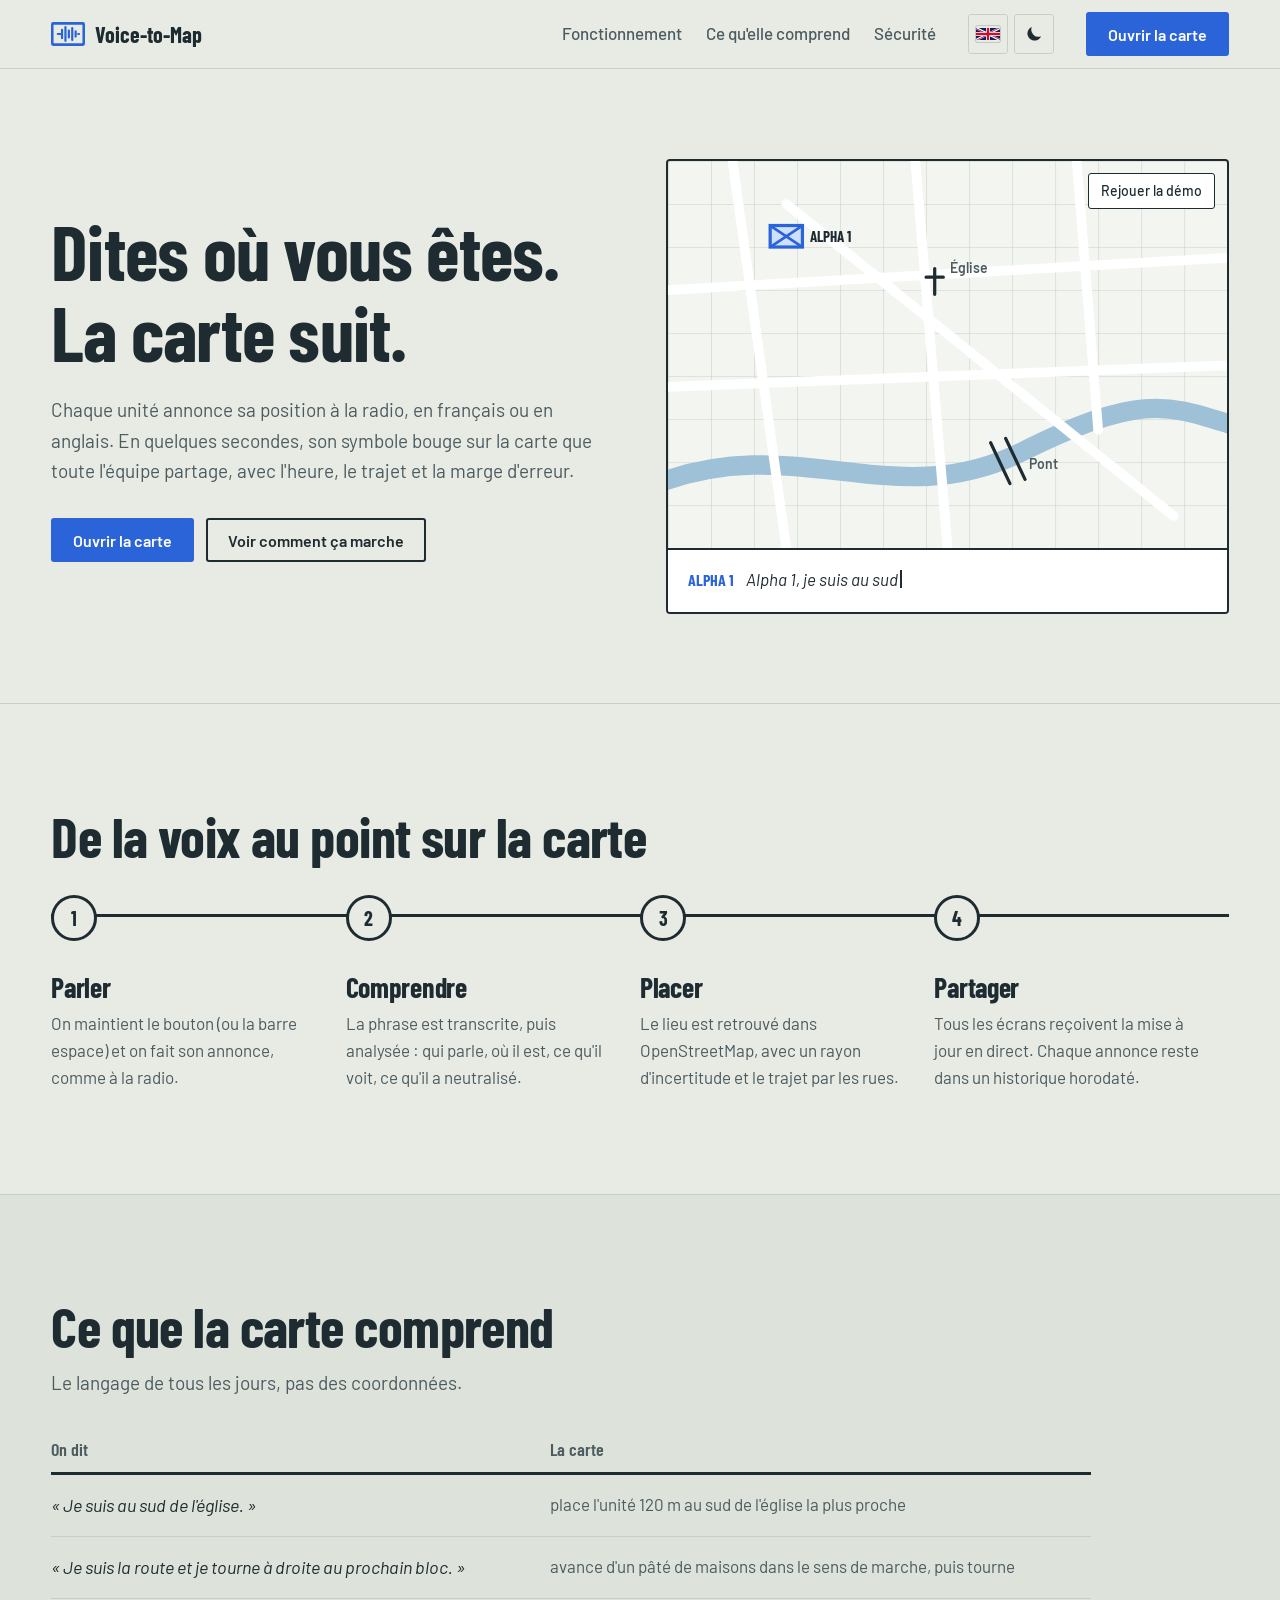
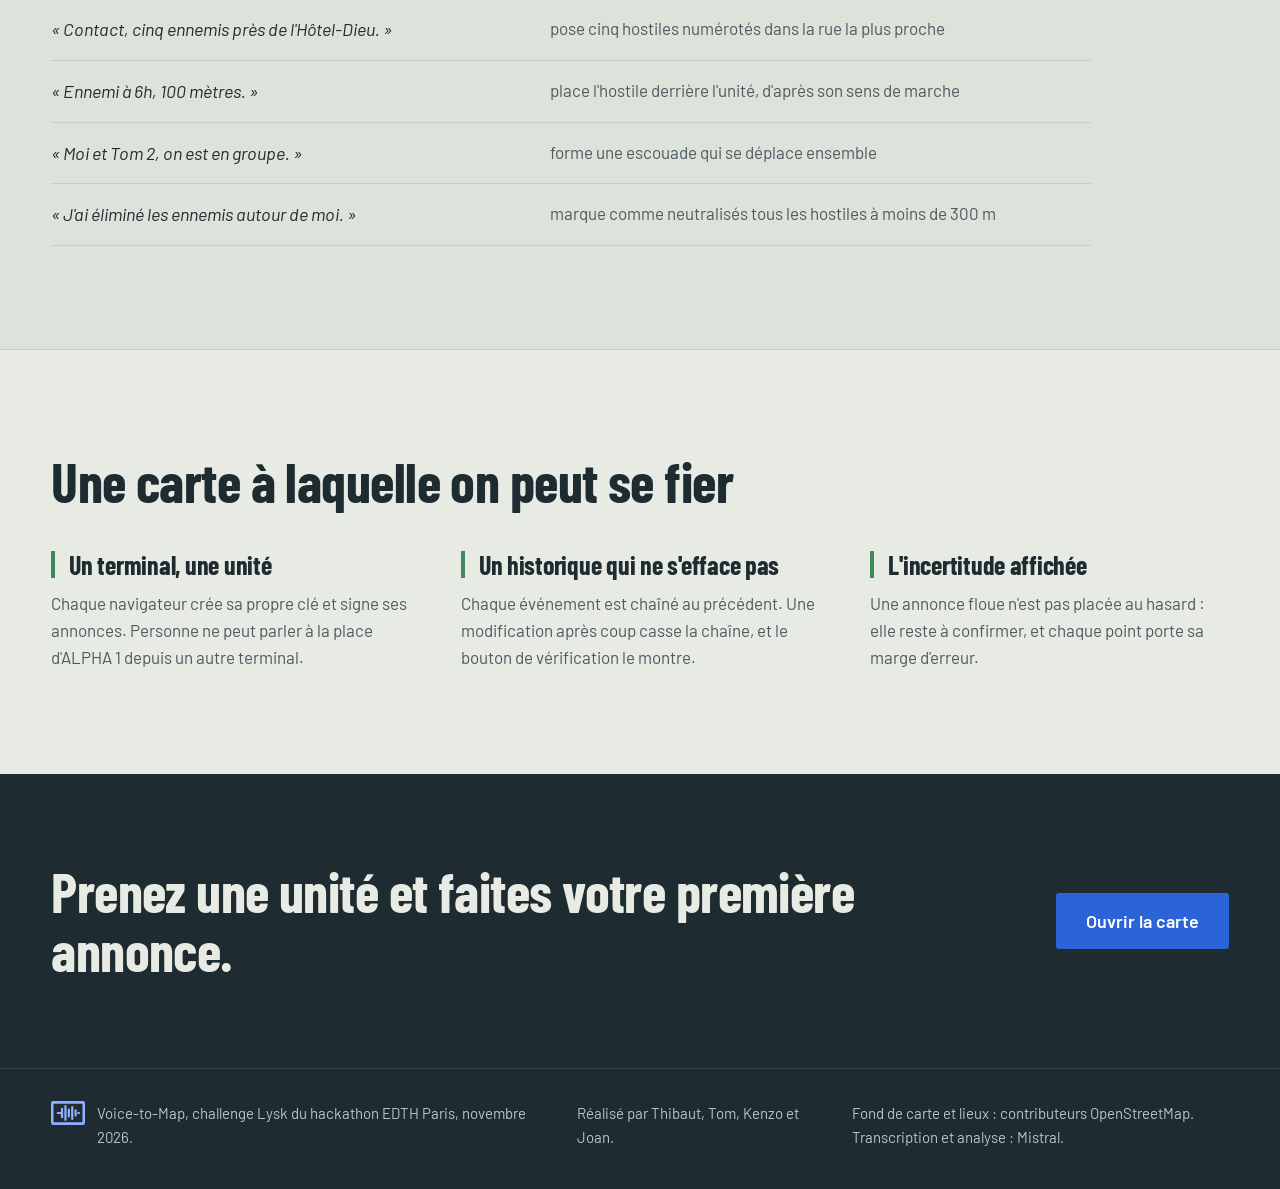
<file: frontend/index.html>
<!doctype html>
<html lang="fr">
<head>
  <meta charset="utf-8">
  <meta name="viewport" content="width=device-width, initial-scale=1">
  <title>Voice-to-Map</title>
  <meta name="description" content="Les unités annoncent leur position à la voix, la carte partagée se met à jour en quelques secondes.">
  <script>
    // Thème appliqué avant l'affichage, pour éviter un flash de la mauvaise couleur.
    var t = new URLSearchParams(location.search).get("theme");
    try { t = t || localStorage.getItem("vtm-theme"); } catch (e) {}
    document.documentElement.dataset.theme = t || (matchMedia("(prefers-color-scheme: dark)").matches ? "dark" : "light");
  </script>
  <link rel="manifest" href="manifest.webmanifest">
  <meta name="theme-color" content="#1e2b30">
  <link rel="icon" href="icons/icon.svg" type="image/svg+xml">
  <link rel="apple-touch-icon" href="icons/icon-192.png">
  <link rel="preconnect" href="https://fonts.googleapis.com">
  <link rel="preconnect" href="https://fonts.gstatic.com" crossorigin>
  <link rel="stylesheet" href="https://fonts.googleapis.com/css2?family=Barlow+Condensed:wght@500;600;700&family=Barlow:wght@400;500;600&display=swap">
  <link rel="stylesheet" href="css/landing.css">
</head>
<body>
  <header class="site-header">
    <a class="brand" href="./" data-i18n-attr="aria-label:nav.home">
      <svg class="brand-mark" viewBox="0 0 40 28" aria-hidden="true">
        <rect x="1.5" y="1.5" width="37" height="25" rx="1" fill="none" stroke="currentColor" stroke-width="3"/>
        <path d="M8 14 h3 M13 9 v10 M17 6 v16 M21 10 v8 M25 7 v14 M29 11 v6 M32 14 h1" stroke="currentColor" stroke-width="2.6" stroke-linecap="round" fill="none"/>
      </svg>
      <span>Voice-to-Map</span>
    </a>
    <nav class="site-nav" data-i18n-attr="aria-label:nav.label">
      <a href="#fonctionnement" data-i18n="nav.how">Fonctionnement</a>
      <a href="#phrases" data-i18n="nav.phrases">Ce qu'elle comprend</a>
      <a href="#securite" data-i18n="nav.security">Sécurité</a>
    </nav>
    <div class="prefs">
      <button type="button" class="icon-button flag" id="lang-toggle"></button>
      <button type="button" class="icon-button" id="theme-toggle"></button>
    </div>
    <a class="button button-primary" href="app.html" data-i18n="cta.open">Ouvrir la carte</a>
  </header>

  <main>
    <section class="hero">
      <div class="hero-copy">
        <h1 data-i18n-html="hero.title">Dites où vous êtes.<br>La carte suit.</h1>
        <p class="lede" data-i18n="hero.lede">Chaque unité annonce sa position à la radio, en français ou en anglais.
          En quelques secondes, son symbole bouge sur la carte que toute l'équipe partage,
          avec l'heure, le trajet et la marge d'erreur.</p>
        <div class="hero-actions">
          <a class="button button-primary" href="app.html" data-i18n="cta.open">Ouvrir la carte</a>
          <a class="button button-quiet" href="#fonctionnement" data-i18n="hero.how">Voir comment ça marche</a>
        </div>
      </div>

      <figure class="demo" data-i18n-attr="aria-label:demo.label">
        <svg class="demo-map" viewBox="0 0 520 360" role="img" aria-hidden="true">
          <defs>
            <pattern id="grid" width="40" height="40" patternUnits="userSpaceOnUse">
              <path d="M40 0H0V40" fill="none" class="grid-line"/>
            </pattern>
          </defs>
          <rect width="520" height="360" fill="url(#grid)"/>
          <path class="river" d="M-10 300 C 120 250, 210 330, 330 270 S 470 230, 540 250"/>
          <g class="streets">
            <path d="M60 0 L 110 360"/><path d="M0 120 L 520 90"/><path d="M230 0 L 260 360"/>
            <path d="M380 0 L 400 250"/><path d="M0 210 L 520 190"/><path d="M110 40 L 470 330"/>
          </g>
          <g class="landmark" transform="translate(248 112)">
            <path d="M0 -12 V12 M-8 -4 H8"/>
          </g>
          <text class="landmark-label" x="262" y="104" data-i18n="demo.church">Église</text>
          <g class="bridge"><path d="M300 262 L 318 300"/><path d="M314 258 L 332 296"/></g>
          <text class="landmark-label" x="336" y="286" data-i18n="demo.bridge">Pont</text>

          <path class="track" id="track" d="M110 70 C 160 80, 200 120, 252 172"/>
          <circle class="uncertainty" id="unc" cx="252" cy="172" r="0"/>
          <g class="unit" id="unit" transform="translate(110 70)">
            <rect x="-15" y="-10" width="30" height="20"/>
            <path d="M-15 -10 L15 10 M15 -10 L-15 10"/>
          </g>
          <text class="unit-label" id="unit-label" x="0" y="0">ALPHA 1</text>
          <g class="hostiles" id="hostiles">
            <path d="M310 228 l9 -9 l9 9 l-9 9z"/><path d="M332 220 l9 -9 l9 9 l-9 9z"/><path d="M322 244 l9 -9 l9 9 l-9 9z"/>
          </g>
        </svg>
        <figcaption class="demo-transcript">
          <span class="speaker" id="speaker">ALPHA 1</span>
          <span class="said" id="said" aria-live="polite"></span>
        </figcaption>
        <button type="button" class="replay" id="replay" data-i18n="demo.replay">Rejouer la démo</button>
      </figure>
    </section>

    <section class="steps" id="fonctionnement">
      <h2 data-i18n="steps.title">De la voix au point sur la carte</h2>
      <ol class="step-list">
        <li>
          <h3 data-i18n="steps.1.t">Parler</h3>
          <p data-i18n="steps.1.p">On maintient le bouton (ou la barre espace) et on fait son annonce, comme à la radio.</p>
        </li>
        <li>
          <h3 data-i18n="steps.2.t">Comprendre</h3>
          <p data-i18n="steps.2.p">La phrase est transcrite, puis analysée : qui parle, où il est, ce qu'il voit, ce qu'il a neutralisé.</p>
        </li>
        <li>
          <h3 data-i18n="steps.3.t">Placer</h3>
          <p data-i18n="steps.3.p">Le lieu est retrouvé dans OpenStreetMap, avec un rayon d'incertitude et le trajet par les rues.</p>
        </li>
        <li>
          <h3 data-i18n="steps.4.t">Partager</h3>
          <p data-i18n="steps.4.p">Tous les écrans reçoivent la mise à jour en direct. Chaque annonce reste dans un historique horodaté.</p>
        </li>
      </ol>
    </section>

    <section class="phrases" id="phrases">
      <h2 data-i18n="phrases.title">Ce que la carte comprend</h2>
      <p class="section-lede" data-i18n="phrases.lede">Le langage de tous les jours, pas des coordonnées.</p>
      <table class="phrase-table">
        <thead>
          <tr><th scope="col" data-i18n="phrases.say">On dit</th><th scope="col" data-i18n="phrases.map">La carte</th></tr>
        </thead>
        <tbody>
          <tr><td data-i18n="p1.s">« Je suis au sud de l'église. »</td><td data-i18n="p1.m">place l'unité 120 m au sud de l'église la plus proche</td></tr>
          <tr><td data-i18n="p2.s">« Je suis la route et je tourne à droite au prochain bloc. »</td><td data-i18n="p2.m">avance d'un pâté de maisons dans le sens de marche, puis tourne</td></tr>
          <tr><td data-i18n="p3.s">« Contact, cinq ennemis près de l'Hôtel-Dieu. »</td><td data-i18n="p3.m">pose cinq hostiles numérotés dans la rue la plus proche</td></tr>
          <tr><td data-i18n="p4.s">« Ennemi à 6h, 100 mètres. »</td><td data-i18n="p4.m">place l'hostile derrière l'unité, d'après son sens de marche</td></tr>
          <tr><td data-i18n="p5.s">« Moi et Tom 2, on est en groupe. »</td><td data-i18n="p5.m">forme une escouade qui se déplace ensemble</td></tr>
          <tr><td data-i18n="p6.s">« J'ai éliminé les ennemis autour de moi. »</td><td data-i18n="p6.m">marque comme neutralisés tous les hostiles à moins de 300 m</td></tr>
        </tbody>
      </table>
    </section>

    <section class="security" id="securite">
      <h2 data-i18n="sec.title">Une carte à laquelle on peut se fier</h2>
      <div class="security-grid">
        <div>
          <h3 data-i18n="sec.1.t">Un terminal, une unité</h3>
          <p data-i18n="sec.1.p">Chaque navigateur crée sa propre clé et signe ses annonces. Personne ne peut parler à la place d'ALPHA 1 depuis un autre terminal.</p>
        </div>
        <div>
          <h3 data-i18n="sec.2.t">Un historique qui ne s'efface pas</h3>
          <p data-i18n="sec.2.p">Chaque événement est chaîné au précédent. Une modification après coup casse la chaîne, et le bouton de vérification le montre.</p>
        </div>
        <div>
          <h3 data-i18n="sec.3.t">L'incertitude affichée</h3>
          <p data-i18n="sec.3.p">Une annonce floue n'est pas placée au hasard : elle reste à confirmer, et chaque point porte sa marge d'erreur.</p>
        </div>
      </div>
    </section>

    <section class="cta">
      <h2 data-i18n="cta.title">Prenez une unité et faites votre première annonce.</h2>
      <a class="button button-primary button-large" href="app.html" data-i18n="cta.open">Ouvrir la carte</a>
    </section>
  </main>

  <footer class="site-footer">
    <div class="footer-brand">
      <svg class="brand-mark" viewBox="0 0 40 28" aria-hidden="true">
        <rect x="1.5" y="1.5" width="37" height="25" rx="1" fill="none" stroke="currentColor" stroke-width="3"/>
        <path d="M8 14 h3 M13 9 v10 M17 6 v16 M21 10 v8 M25 7 v14 M29 11 v6 M32 14 h1" stroke="currentColor" stroke-width="2.6" stroke-linecap="round" fill="none"/>
      </svg>
      <p data-i18n="foot.about">Voice-to-Map, challenge Lysk du hackathon EDTH Paris, novembre 2026.</p>
    </div>
    <p class="footer-team" data-i18n="foot.team">Réalisé par Thibaut, Tom, Kenzo et Joan.</p>
    <p class="footer-credits" data-i18n="foot.credits">Fond de carte et lieux : contributeurs OpenStreetMap. Transcription et analyse : Mistral.</p>
  </footer>

  <script type="module" src="js/landing.js"></script>
</body>
</html>
</file>
<file: frontend/css/landing.css>
/* Page d'accueil. Couleurs reprises de la symbologie militaire (APP-6) :
   bleu ami, rouge hostile, vert neutre, sur un papier de carte. */

:root {
  --paper: #e7ebe4;
  --paper-deep: #dde3da;
  --ink: #1e2b30;
  --ink-soft: #4c5b60;
  --grid: #c7d0c6;
  --friend: #2b63d9;
  --hostile: #d3263a;
  --neutral: #3e8a5c;
  --display: "Barlow Condensed", "Arial Narrow", sans-serif;
  --text: "Barlow", system-ui, sans-serif;
  --gutter: clamp(16px, 4vw, 56px);
  --surface: #f3f5f1;
  --surface-strong: #fff;
  --street: #fff;
  --water: #9fc1d8;
  --header-bg: rgba(231, 235, 228, .94);
  --friend-fill: #cfe0ff;
  --hostile-fill: #ffd4d9;
  --band: #1e2b30;          /* bandeau d'appel et pied de page */
  --band-ink: #e7ebe4;
  --band-soft: #b9c4c7;
  color-scheme: light;
}

/* Mode sombre : la même carte, de nuit. */
:root[data-theme="dark"] {
  --paper: #141d21;
  --paper-deep: #19242a;
  --ink: #e2e8e3;
  --ink-soft: #9fb0b4;
  --grid: #2a393f;
  --friend: #6d98ff;
  --hostile: #ff5c6c;
  --neutral: #5dbb83;
  --surface: #1b262b;
  --surface-strong: #202d33;
  --street: #33454c;
  --water: #284a63;
  --header-bg: rgba(20, 29, 33, .92);
  --friend-fill: #1c3263;
  --hostile-fill: #4a1820;
  --band: #0e1518;
  --band-ink: #e2e8e3;
  --band-soft: #93a4a8;
  color-scheme: dark;
}

* { box-sizing: border-box; }
html { scroll-behavior: smooth; }
body { margin: 0; background: var(--paper); color: var(--ink); font: 400 1.0625rem/1.6 var(--text); }
h1, h2, h3 { font-family: var(--display); font-weight: 700; line-height: 1.05; margin: 0; letter-spacing: -0.01em; }
p { margin: 0; }
a { color: inherit; }
:focus-visible { outline: 3px solid var(--friend); outline-offset: 3px; }

/* --- Boutons --- */
.button { display: inline-flex; align-items: center; justify-content: center; min-height: 44px; padding: 0 20px;
  font: 600 1rem var(--text); text-decoration: none; border-radius: 3px; border: 2px solid var(--ink); }
.button-primary { background: var(--friend); border-color: var(--friend); color: #fff; }
.button-primary:hover { filter: brightness(.9); }
:root[data-theme="dark"] .button-primary { color: #0e1518; }
.button-quiet { background: transparent; color: var(--ink); }
.button-quiet:hover { background: var(--paper-deep); }
.button-large { min-height: 56px; padding: 0 28px; font-size: 1.125rem; }

/* --- En-tête --- */
.site-header { position: sticky; top: 0; z-index: 10; display: flex; align-items: center; gap: 32px;
  padding: 12px var(--gutter); background: var(--header-bg); backdrop-filter: blur(6px);
  border-bottom: 1px solid var(--grid); }
.brand { display: inline-flex; align-items: center; gap: 10px; text-decoration: none;
  font: 700 1.375rem var(--display); color: var(--ink); }
.brand-mark { width: 34px; height: 24px; color: var(--friend); flex: none; }
.site-nav { display: flex; gap: 24px; margin-left: auto; }

/* Langue et thème */
.prefs { display: flex; gap: 6px; }
.icon-button { display: grid; place-items: center; width: 40px; height: 40px; padding: 0; cursor: pointer;
  background: transparent; color: var(--ink); border: 1.5px solid var(--grid); border-radius: 3px; }
.icon-button:hover { border-color: var(--ink); }
.icon-button svg { width: 20px; height: 20px; }
.icon-button.flag svg { width: 24px; height: 16px; border-radius: 2px; box-shadow: 0 0 0 1px rgba(0,0,0,.15); }
.site-nav a { text-decoration: none; color: var(--ink-soft); font-weight: 500; }
.site-nav a:hover { color: var(--ink); text-decoration: underline; text-underline-offset: 4px; }

/* --- Accroche --- */
.hero { display: grid; grid-template-columns: minmax(0, 1fr) minmax(0, 1fr); gap: clamp(24px, 4vw, 64px);
  align-items: center; padding: clamp(40px, 7vw, 96px) var(--gutter) clamp(48px, 7vw, 96px); }
.hero h1 { font-size: clamp(2.75rem, 6vw, 5.5rem); }
.lede { margin-top: 24px; max-width: 34em; font-size: 1.1875rem; color: var(--ink-soft); }
.hero-actions { display: flex; flex-wrap: wrap; gap: 12px; margin-top: 32px; }

.demo { position: relative; margin: 0; background: var(--surface); border: 2px solid var(--ink); border-radius: 4px;
  overflow: hidden; }
.demo-map { display: block; width: 100%; height: auto; }
.grid-line { stroke: var(--grid); stroke-width: 1; }
.river { fill: none; stroke: var(--water); stroke-width: 18; stroke-linecap: round; }
.streets path { fill: none; stroke: var(--street); stroke-width: 9; stroke-linecap: round; }
.landmark path, .bridge path { fill: none; stroke: var(--ink); stroke-width: 3; stroke-linecap: round; }
.landmark-label { font: 600 13px var(--text); fill: var(--ink-soft); }
.track { fill: none; stroke: var(--friend); stroke-width: 3; stroke-dasharray: 6 6; stroke-dashoffset: 0; }
.uncertainty { fill: rgba(43, 99, 217, .12); stroke: var(--friend); stroke-width: 1.5; stroke-dasharray: 4 4; }
.unit rect { fill: var(--friend-fill); stroke: var(--friend); stroke-width: 3; }
.unit path { stroke: var(--friend); stroke-width: 2.5; }
.unit-label { font: 700 14px var(--display); fill: var(--ink); }
.hostiles path { fill: var(--hostile-fill); stroke: var(--hostile); stroke-width: 2.5; opacity: 0; }
.hostiles.shown path { opacity: 1; transition: opacity .3s ease; }
.hostiles.shown path:nth-child(2) { transition-delay: .15s; }
.hostiles.shown path:nth-child(3) { transition-delay: .3s; }

.demo-transcript { display: flex; gap: 12px; align-items: baseline; min-height: 64px; padding: 16px 20px;
  border-top: 2px solid var(--ink); background: var(--surface-strong); font-size: 1.0625rem; }
.speaker { flex: none; font: 700 1rem var(--display); color: var(--friend); }
.said { font-style: italic; }
.said::after { content: ""; display: inline-block; width: 2px; height: 1.1em; margin-left: 2px; vertical-align: -0.15em;
  background: var(--ink); animation: caret 1s steps(1) infinite; }
.demo.done .said::after { display: none; }
@keyframes caret { 50% { opacity: 0; } }
.replay { position: absolute; top: 12px; right: 12px; min-height: 36px; padding: 0 12px; font: 500 .875rem var(--text);
  background: var(--surface-strong); color: var(--ink); border: 1.5px solid var(--ink); border-radius: 3px; cursor: pointer; }
.replay:hover { background: var(--paper-deep); }

/* --- Étapes : une vraie suite, d'où la numérotation --- */
.steps, .phrases, .security { padding: clamp(56px, 8vw, 104px) var(--gutter); border-top: 1px solid var(--grid); }
.steps h2, .phrases h2, .security h2, .cta h2 { font-size: clamp(2.25rem, 4.4vw, 3.5rem); max-width: 18em; }
.step-list { list-style: none; counter-reset: step; display: grid; grid-template-columns: repeat(4, minmax(0, 1fr));
  gap: 0; margin: 48px 0 0; padding: 0; }
.step-list li { counter-increment: step; position: relative; padding: 56px 24px 0 0; border-top: 3px solid var(--ink); }
.step-list li::before { content: counter(step); position: absolute; top: -22px; left: 0; display: grid; place-items: center;
  width: 40px; height: 40px; background: var(--paper); border: 3px solid var(--ink); border-radius: 50%;
  font: 700 1.25rem var(--display); }
.step-list h3 { font-size: 1.75rem; }
.step-list p { margin-top: 8px; max-width: 24em; color: var(--ink-soft); }

/* --- Phrases --- */
.phrases { background: var(--paper-deep); }
.section-lede { margin-top: 12px; font-size: 1.1875rem; color: var(--ink-soft); }
.phrase-table { width: 100%; max-width: 1040px; margin-top: 40px; border-collapse: collapse; }
.phrase-table th { text-align: left; padding: 0 16px 12px 0; font: 600 1.125rem var(--display); color: var(--ink-soft);
  border-bottom: 3px solid var(--ink); }
.phrase-table td { padding: 16px 16px 16px 0; vertical-align: top; border-bottom: 1px solid var(--grid); }
.phrase-table td:first-child { width: 48%; font-style: italic; font-size: 1.125rem; }
.phrase-table td:last-child { color: var(--ink-soft); }

/* --- Sécurité --- */
.security-grid { display: grid; grid-template-columns: repeat(3, minmax(0, 1fr)); gap: clamp(24px, 4vw, 56px); margin-top: 40px; }
.security-grid h3 { font-size: 1.625rem; padding-left: 14px; border-left: 4px solid var(--neutral); }
.security-grid p { margin-top: 12px; max-width: 26em; color: var(--ink-soft); }

/* --- Appel final --- */
.cta { display: flex; flex-wrap: wrap; align-items: center; justify-content: space-between; gap: 24px;
  padding: clamp(48px, 7vw, 88px) var(--gutter); background: var(--band); color: var(--band-ink); }
.cta h2 { max-width: 16em; }

/* --- Pied de page --- */
.site-footer { display: grid; grid-template-columns: 2fr 1fr 1.5fr; gap: 24px; align-items: start;
  padding: 32px var(--gutter) 40px; background: var(--band); color: var(--band-soft); font-size: .9375rem;
  border-top: 1px solid #33444a; }
.footer-brand { display: flex; gap: 12px; align-items: flex-start; }
.footer-brand .brand-mark { color: #8fb0ff; }

/* --- Petits écrans --- */
@media (max-width: 900px) {
  .hero { grid-template-columns: minmax(0, 1fr); }
  .step-list { grid-template-columns: repeat(2, minmax(0, 1fr)); row-gap: 48px; }
  .security-grid { grid-template-columns: minmax(0, 1fr); }
  .site-footer { grid-template-columns: minmax(0, 1fr); }
}
@media (max-width: 640px) {
  .site-header { gap: 12px; }
  .site-nav { display: none; }
  .prefs { margin-left: auto; }
  .site-header .button { min-height: 40px; padding: 0 14px; }
  .step-list { grid-template-columns: minmax(0, 1fr); }
  .phrase-table thead { display: none; }
  .phrase-table tr { display: block; padding: 14px 0; border-bottom: 1px solid var(--grid); }
  .phrase-table td { display: block; width: auto !important; padding: 0; border: 0; }
  .phrase-table td:last-child { margin-top: 4px; }
}
@media (prefers-reduced-motion: reduce) {
  html { scroll-behavior: auto; }
  .said::after { animation: none; }
  .hostiles.shown path { transition: none; }
}
</file>
